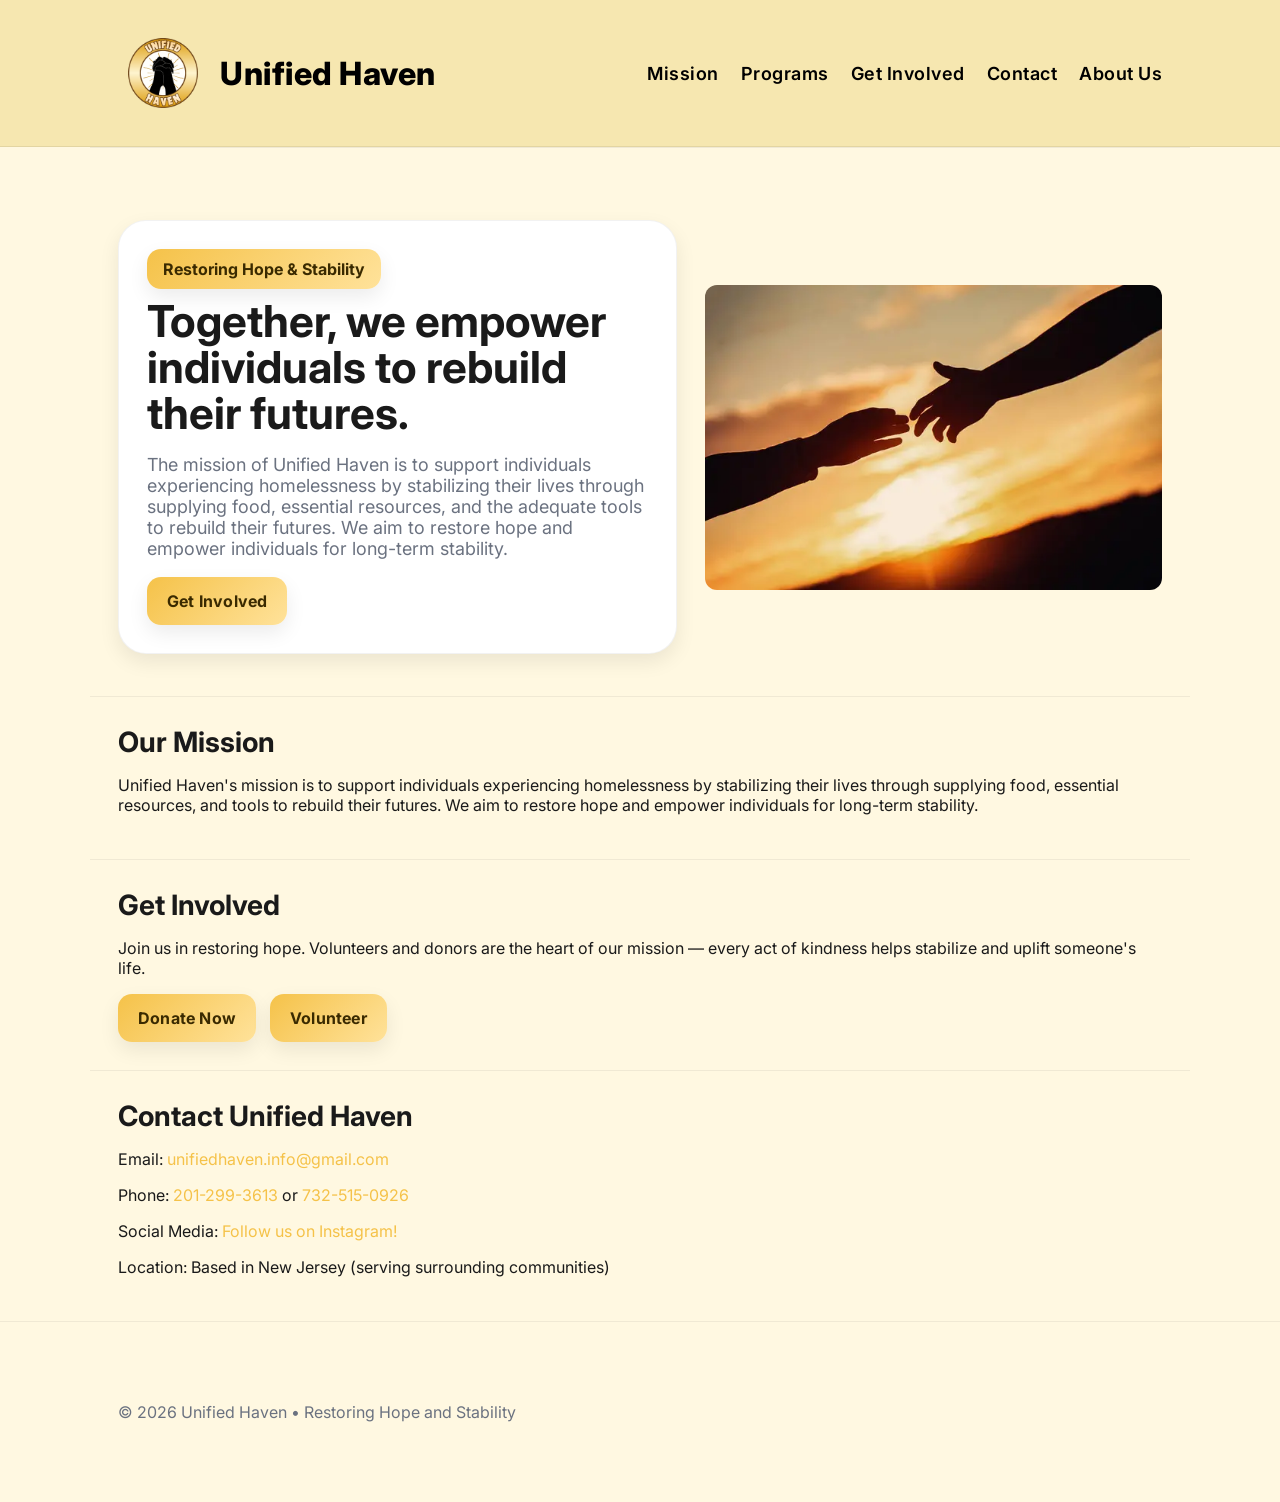
<file: index.html>
<!DOCTYPE html>
<html lang="en">

<head>
  <meta charset="UTF-8" />
  <meta name="viewport" content="width=device-width, initial-scale=1" />
  <title>Unified Haven • Restoring Hope and Stability</title>
  <meta name="description"
    content="Unified Haven is a nonprofit supporting individuals experiencing homelessness through food, essential resources, and tools for long-term stability." />
  <link rel="preconnect" href="https://fonts.googleapis.com">
  <link rel="preconnect" href="https://fonts.gstatic.com" crossorigin>
  <link href="https://fonts.googleapis.com/css2?family=Inter:wght@300;400;600;800&display=swap" rel="stylesheet">
  <link rel="stylesheet" href="styles.css" />
  <link rel="icon" type="image/x-icon" href="imgs/UFREALLOGO.ico" />
</head>

<body>
  <header class="nav">
    <div class="container nav-inner">
      <a id="logo-home" href="#">
        <div class="brand">
          <img class="logo-img" src="imgs/reallogo.png" alt="Unified Haven logo" />
          <h1 id="top">Unified Haven</h1>
        </div>
      </a>
      <button class="hamburger" aria-label="Toggle navigation" aria-expanded="false" aria-controls="primary-nav">
        <span></span>
        <span></span>
        <span></span>
      </button>
      <nav id="primary-nav" aria-label="Primary">
        <a href="#mission">Mission</a>
        <a href="programs.html">Programs</a>
        <a href="#involved">Get Involved</a>
        <a href="#contact">Contact</a>
        <a href="about.html" target="_blank" rel="noopener">About Us</a>
      </nav>
    </div>
  </header>

  <section class="hero container">
    <div class="wrap">
      <div class="hero-card">
        <span class="chip">Restoring Hope & Stability</span>
        <h2>Together, we empower individuals to rebuild their futures.</h2>
        <p>The mission of Unified Haven is to support individuals experiencing homelessness by stabilizing their lives
          through supplying food, essential resources, and the adequate tools to rebuild their futures. We aim to
          restore hope and empower individuals for long-term stability.</p>
        <div class="cta">
          <a class="btn btn-primary" href="#involved">Get Involved</a>
        </div>
      </div>
      <div class="hero-image-wrapper">
        <img src="imgs/sunset-hands.png" alt="Two hands holding each other during a sunset" />
      </div>
    </div>
  </section>

  <section id="mission" class="container">
    <h3>Our Mission</h3>
    <p class="lead">Unified Haven's mission is to support individuals experiencing homelessness by stabilizing their
      lives through supplying food, essential resources, and tools to rebuild their futures. We aim to restore hope and
      empower individuals for long-term stability.</p>
  </section>

  <section id="involved" class="container">
    <h3>Get Involved</h3>
    <p class="lead">Join us in restoring hope. Volunteers and donors are the heart of our mission — every act of
      kindness helps stabilize and uplift someone's life.</p>
    <div class="cta">
      <a class="btn btn-primary" href="donate.html">Donate Now</a>
      <a class="btn btn-primary"
        href="https://docs.google.com/forms/d/e/1FAIpQLSd7rfspsZxLEJjuEBoTNsQSFZWopHdTEP8A0knoJ8RPcG9oTQ/viewform"
        target="_blank" rel="noopener">Volunteer</a>
    </div>
  </section>

  <section id="contact" class="container">
    <h3>Contact Unified Haven</h3>
    <p>Email: <a href="mailto:unifiedhaven.info@gmail.com">unifiedhaven.info@gmail.com</a></p>
    <p>Phone: <a href="tel:+12012993613">201-299-3613</a> or <a href="tel:+17325150926">732-515-0926</a></p>
    <p>Social Media: <a href="https://www.instagram.com/unifiedhaven/" target="_blank" rel="noopener noreferrer">Follow
        us on Instagram!</a></p>
    <p>Location: Based in New Jersey (serving surrounding communities)</p>
  </section>

  <footer>
    <div class="container">
      <p>© <span id="year"></span> Unified Haven • Restoring Hope and Stability</p>
    </div>
  </footer>

  <script>
  document.getElementById('year').textContent = new Date().getFullYear();

  const hamburger = document.querySelector('.hamburger');
  const navMenu = document.getElementById('primary-nav');

  hamburger.addEventListener('click', () => {
    const isOpen = navMenu.classList.toggle('open');
    hamburger.classList.toggle('open', isOpen);
    hamburger.setAttribute('aria-expanded', isOpen);
  });

  navMenu.querySelectorAll('a').forEach(link => {
    link.addEventListener('click', () => {
      navMenu.classList.remove('open');
      hamburger.classList.remove('open');
      hamburger.setAttribute('aria-expanded', false);
    });
  });
</script>
</body>

</html>
</file>
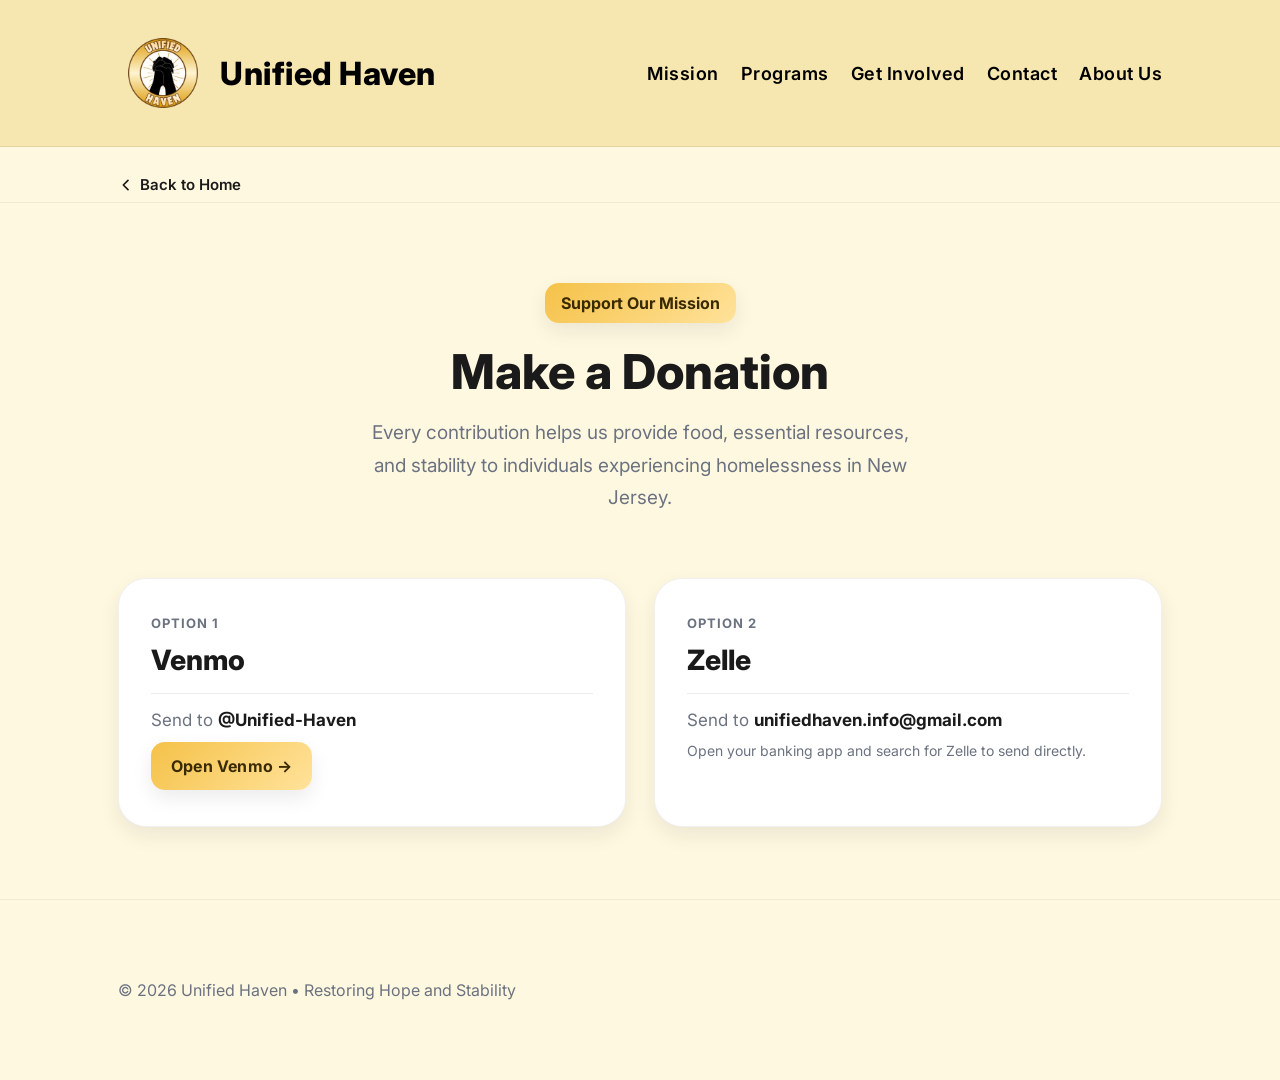
<file: donate.html>
<!DOCTYPE html>
<html lang="en">

<head>
  <meta charset="UTF-8" />
  <meta name="viewport" content="width=device-width, initial-scale=1" />
  <title>Donate • Unified Haven</title>
  <meta name="description" content="Support Unified Haven by donating via Venmo or Zelle." />
  <link rel="preconnect" href="https://fonts.googleapis.com">
  <link rel="preconnect" href="https://fonts.gstatic.com" crossorigin>
  <link href="https://fonts.googleapis.com/css2?family=Inter:wght@300;400;600;800&display=swap" rel="stylesheet">
  <link rel="stylesheet" href="styles.css" />
  <link rel="icon" type="image/x-icon" href="imgs/UFREALLOGO.ico" />
  <style>
    .donate-hero {
      padding: 80px 28px 64px;
      text-align: center;
      display: flex;
      flex-direction: column;
      align-items: center;
      gap: 20px;
    }

    .donate-hero .chip {
      margin-bottom: 4px;
    }

    .donate-hero h2 {
      font-size: 48px;
      font-weight: 800;
      line-height: 1.05;
      margin: 0;
    }

    .donate-hero p {
      color: var(--muted);
      font-size: 19px;
      max-width: 540px;
      margin: 0;
      line-height: 1.7;
    }

    .donate-cards {
      display: grid;
      grid-template-columns: 1fr 1fr;
      gap: 28px;
      padding: 0 28px 72px;
      max-width: var(--maxw);
      margin: 0 auto;
    }

    .donate-card {
      background: var(--panel);
      border: 1px solid rgba(0, 0, 0, 0.06);
      border-radius: var(--radius-lg);
      padding: 36px 32px;
      box-shadow: var(--shadow);
      display: flex;
      flex-direction: column;
      align-items: flex-start;
      gap: 12px;
    }

    .donate-card .method-label {
      font-size: 13px;
      font-weight: 700;
      letter-spacing: 1px;
      text-transform: uppercase;
      color: var(--muted);
    }

    .donate-card h3 {
      font-size: 28px;
      font-weight: 800;
      margin: 0;
    }

    .donate-card .handle {
      font-size: 17px;
      color: var(--muted);
      margin: 0;
    }

    .donate-card .handle strong {
      color: var(--text);
    }

    .donate-card .divider {
      width: 100%;
      height: 1px;
      background: rgba(0, 0, 0, 0.07);
      margin: 4px 0;
    }

    .back-link {
      display: inline-flex;
      align-items: center;
      gap: 6px;
      color: var(--text);
      font-weight: 600;
      font-size: 15px;
      margin-bottom: 8px;
      transition: color 0.2s ease;
    }

    .back-link:hover {
      color: #8a5a00;
      text-decoration: none;
    }

    .back-link svg {
      width: 16px;
      height: 16px;
    }

    @media (max-width: 640px) {
      .donate-cards {
        grid-template-columns: 1fr;
      }

      .donate-hero h2 {
        font-size: 32px;
      }
    }
  </style>
</head>

<body>

  <header class="nav">
    <div class="container nav-inner">
      <a id="logo-home" href="index.html">
        <div class="brand">
          <img class="logo-img" src="imgs/reallogo.png" alt="Unified Haven logo" />
          <h1>Unified Haven</h1>
        </div>
      </a>
      <nav aria-label="Primary">
        <a href="index.html#mission">Mission</a>
        <a href="index.html#programs">Programs</a>
        <a href="index.html#involved">Get Involved</a>
        <a href="index.html#contact">Contact</a>
        <a href="about.html" target="_blank" rel="noopener">About Us</a>
      </nav>
    </div>
  </header>

  <div class="container" style="padding-bottom: 0;">
    <a class="back-link" href="index.html">
      <svg xmlns="http://www.w3.org/2000/svg" fill="none" viewBox="0 0 24 24" stroke="currentColor" stroke-width="2.5">
        <path stroke-linecap="round" stroke-linejoin="round" d="M15 19l-7-7 7-7" />
      </svg>
      Back to Home
    </a>
  </div>

  <section class="donate-hero">
    <span class="chip">Support Our Mission</span>
    <h2>Make a Donation</h2>
    <p>Every contribution helps us provide food, essential resources, and stability to individuals experiencing homelessness in New Jersey.</p>
  </section>

  <div class="donate-cards">

    <!-- Venmo -->
    <div class="donate-card">
      <span class="method-label">Option 1</span>
      <h3>Venmo</h3>
      <div class="divider"></div>
      <p class="handle">Send to <strong>@Unified-Haven</strong></p>
      <a class="btn btn-primary" href="https://venmo.com/u/Unified-Haven" target="_blank" rel="noopener">
        Open Venmo →
      </a>
    </div>

    <!-- Zelle -->
    <div class="donate-card">
      <span class="method-label">Option 2</span>
      <h3>Zelle</h3>
      <div class="divider"></div>
      <p class="handle">Send to <strong>unifiedhaven.info@gmail.com</strong></p>
      <p style="color: var(--muted); font-size: 14px; margin: 0;">Open your banking app and search for Zelle to send directly.</p>
    </div>

  </div>

  <footer>
    <div class="container">
      <p>© <span id="year"></span> Unified Haven • Restoring Hope and Stability</p>
    </div>
  </footer>

  <script>
    document.getElementById('year').textContent = new Date().getFullYear();
  </script>

</body>
</html>
</file>
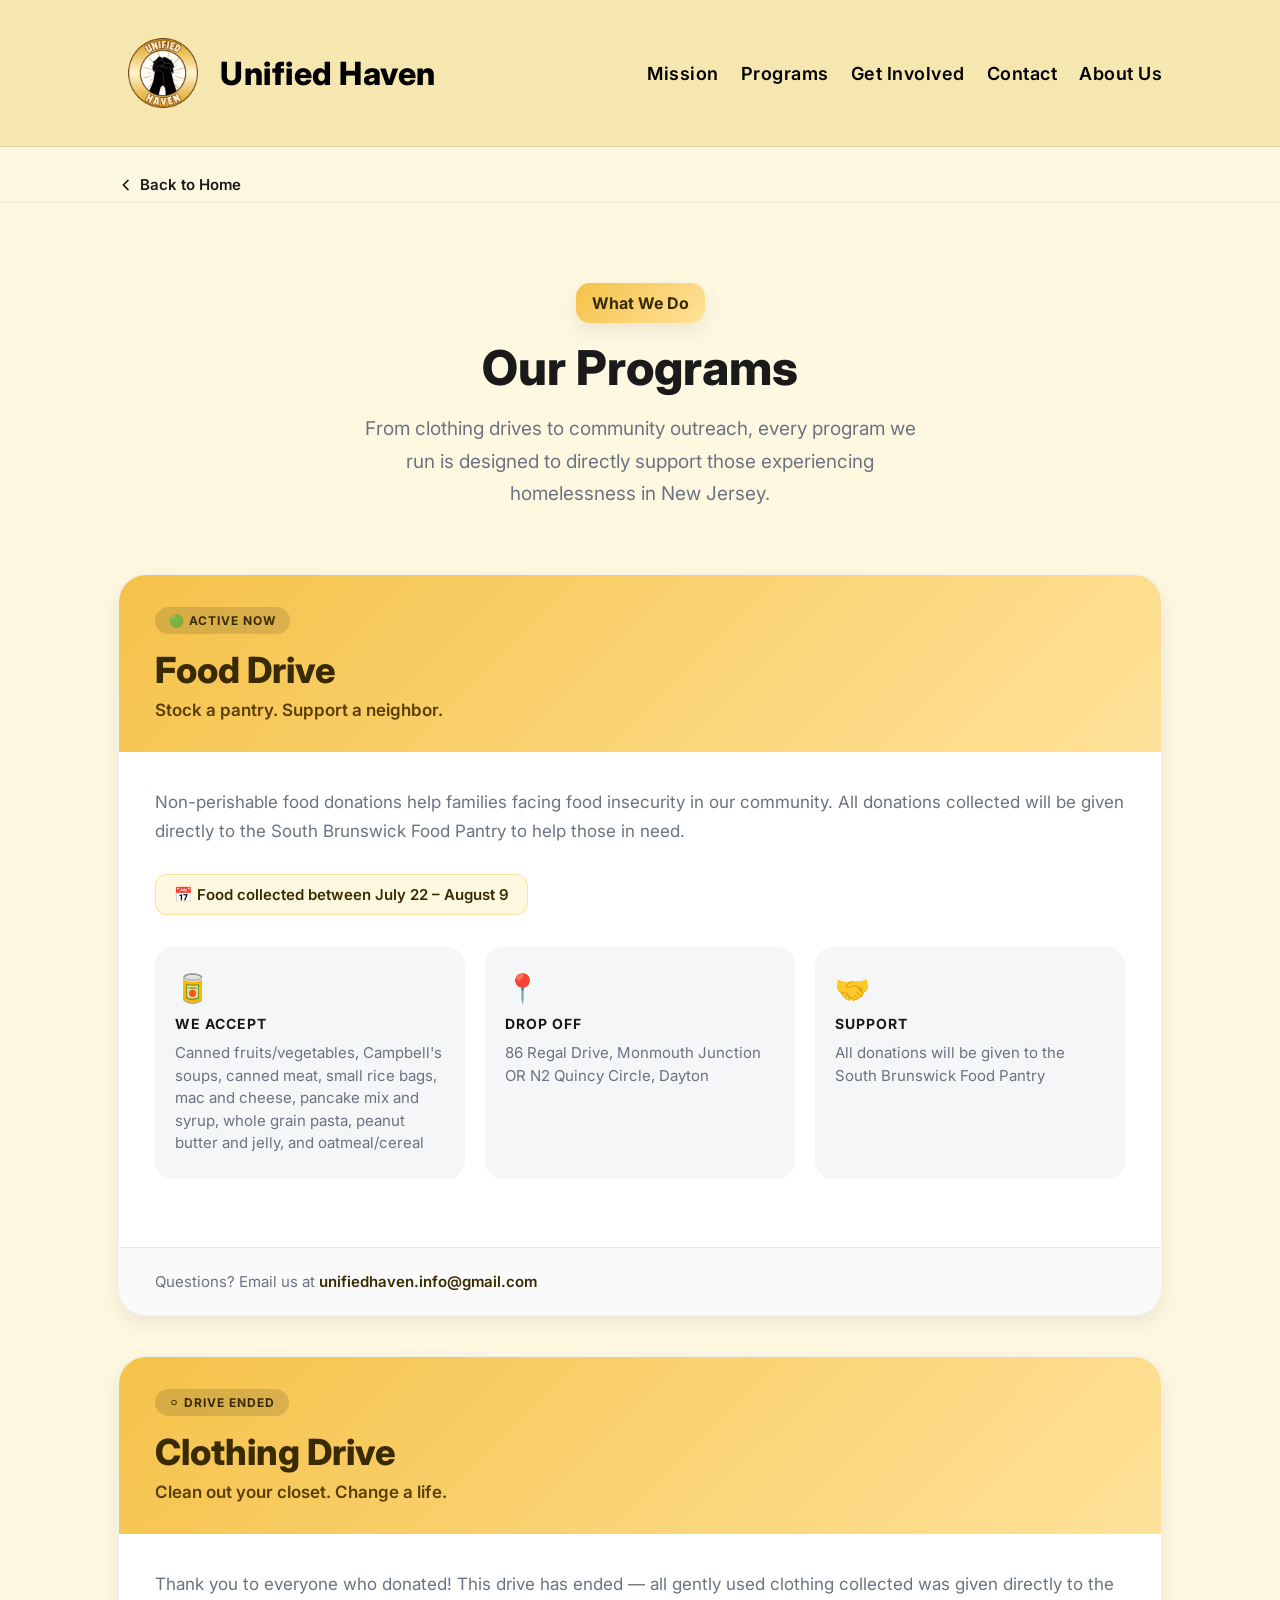
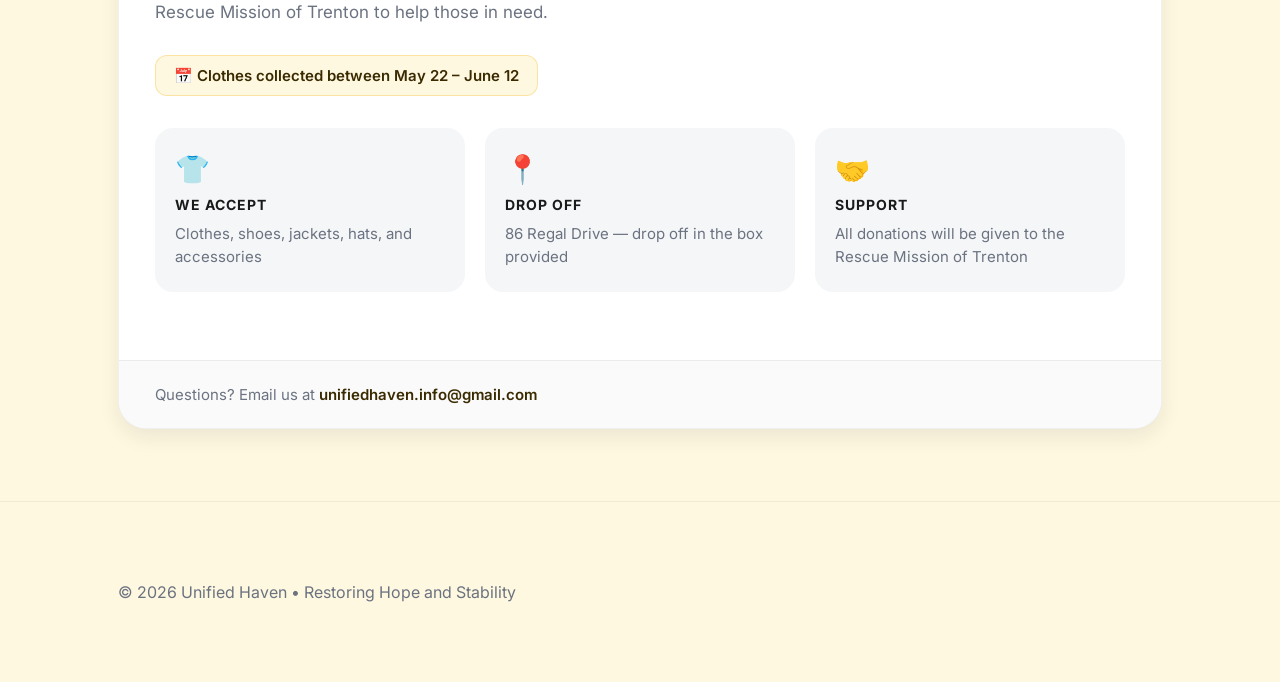
<file: programs.html>
<!DOCTYPE html>
<html lang="en">

<head>
  <meta charset="UTF-8" />
  <meta name="viewport" content="width=device-width, initial-scale=1" />
  <title>Programs • Unified Haven</title>
  <meta name="description" content="Unified Haven programs including our current clothing drive benefiting the Rescue Mission of Trenton." />
  <link rel="preconnect" href="https://fonts.googleapis.com">
  <link rel="preconnect" href="https://fonts.gstatic.com" crossorigin>
  <link href="https://fonts.googleapis.com/css2?family=Inter:wght@300;400;600;800&display=swap" rel="stylesheet">
  <link rel="stylesheet" href="styles.css" />
  <link rel="icon" type="image/x-icon" href="imgs/UFREALLOGO.ico" />
  <style>
    .programs-hero {
      padding: 80px 28px 64px;
      text-align: center;
      display: flex;
      flex-direction: column;
      align-items: center;
      gap: 20px;
    }

    .programs-hero h2 {
      font-size: 48px;
      font-weight: 800;
      line-height: 1.05;
      margin: 0;
    }

    .programs-hero p {
      color: var(--muted);
      font-size: 19px;
      max-width: 580px;
      margin: 0;
      line-height: 1.7;
    }

    /* ── Program card ── */

    .programs-section {
      max-width: var(--maxw);
      margin: 0 auto;
      padding: 0 28px 72px;
      display: flex;
      flex-direction: column;
      gap: 40px;
    }

    .program-card {
      background: var(--panel);
      border: 1px solid rgba(0, 0, 0, 0.06);
      border-radius: var(--radius-lg);
      box-shadow: var(--shadow);
      overflow: hidden;
    }

    .program-card-header {
      background: linear-gradient(135deg, var(--brand), var(--brand-2));
      padding: 32px 36px;
    }

    .program-card-header .status-badge {
      display: inline-block;
      background: rgba(0,0,0,0.12);
      color: #3a2a00;
      font-size: 12px;
      font-weight: 700;
      letter-spacing: 1px;
      text-transform: uppercase;
      padding: 6px 14px;
      border-radius: 999px;
      margin-bottom: 14px;
    }

    .program-card-header h3 {
      font-size: 36px;
      font-weight: 800;
      color: #3a2a00;
      margin: 0 0 8px;
    }

    .program-card-header .tagline {
      font-size: 17px;
      font-weight: 600;
      color: #5a3e00;
      margin: 0;
    }

    .program-card-body {
      padding: 36px;
    }

    .program-card-body .description {
      font-size: 17px;
      color: var(--muted);
      line-height: 1.7;
      margin: 0 0 28px;
    }

    .program-card-body .dates {
      display: inline-flex;
      align-items: center;
      gap: 8px;
      background: #fff8e1;
      border: 1px solid rgba(245, 194, 73, 0.4);
      border-radius: 12px;
      padding: 10px 18px;
      font-size: 15px;
      font-weight: 600;
      color: #3a2a00;
      margin-bottom: 32px;
    }

    /* ── Info grid (We Accept / Drop Off / Support) ── */

    .info-grid {
      display: grid;
      grid-template-columns: repeat(3, 1fr);
      gap: 20px;
      margin-bottom: 32px;
    }

    .info-block {
      background: var(--panel-2);
      border-radius: var(--radius);
      padding: 24px 20px;
      display: flex;
      flex-direction: column;
      gap: 10px;
    }

    .info-block .info-icon {
      font-size: 28px;
    }

    .info-block h4 {
      font-size: 14px;
      font-weight: 700;
      letter-spacing: 1px;
      text-transform: uppercase;
      color: var(--text);
      margin: 0;
    }

    .info-block p {
      font-size: 15px;
      color: var(--muted);
      margin: 0;
      line-height: 1.5;
    }

    .program-card-footer {
      border-top: 1px solid rgba(0,0,0,0.06);
      padding: 24px 36px;
      background: #fafafa;
      display: flex;
      align-items: center;
      gap: 12px;
      flex-wrap: wrap;
    }

    .program-card-footer p {
      font-size: 15px;
      color: var(--muted);
      margin: 0;
    }

    .program-card-footer a {
      color: #3a2a00;
      font-weight: 600;
    }

    /* ── Back link ── */

    .back-link {
      display: inline-flex;
      align-items: center;
      gap: 6px;
      color: var(--text);
      font-weight: 600;
      font-size: 15px;
      margin-bottom: 8px;
      transition: color 0.2s ease;
    }

    .back-link:hover {
      color: #8a5a00;
      text-decoration: none;
    }

    .back-link svg {
      width: 16px;
      height: 16px;
    }

    @media (max-width: 640px) {
      .programs-hero h2 {
        font-size: 32px;
      }

      .info-grid {
        grid-template-columns: 1fr;
      }

      .program-card-header h3 {
        font-size: 26px;
      }

      .program-card-body,
      .program-card-footer {
        padding: 24px 20px;
      }

      .program-card-header {
        padding: 24px 20px;
      }
    }
  </style>
</head>

<body>

  <header class="nav">
    <div class="container nav-inner">
      <a id="logo-home" href="index.html">
        <div class="brand">
          <img class="logo-img" src="imgs/reallogo.png" alt="Unified Haven logo" />
          <h1>Unified Haven</h1>
        </div>
      </a>

      <button class="hamburger" aria-label="Toggle navigation" aria-expanded="false" aria-controls="primary-nav">
        <span></span>
        <span></span>
        <span></span>
      </button>

      <nav id="primary-nav" aria-label="Primary">
        <a href="index.html#mission">Mission</a>
        <a href="programs.html">Programs</a>
        <a href="index.html#involved">Get Involved</a>
        <a href="index.html#contact">Contact</a>
        <a href="about.html" target="_blank" rel="noopener">About Us</a>
      </nav>
    </div>
  </header>

  <div class="container" style="padding-bottom: 0;">
    <a class="back-link" href="index.html">
      <svg xmlns="http://www.w3.org/2000/svg" fill="none" viewBox="0 0 24 24" stroke="currentColor" stroke-width="2.5">
        <path stroke-linecap="round" stroke-linejoin="round" d="M15 19l-7-7 7-7" />
      </svg>
      Back to Home
    </a>
  </div>

  <section class="programs-hero">
    <span class="chip">What We Do</span>
    <h2>Our Programs</h2>
    <p>From clothing drives to community outreach, every program we run is designed to directly support those experiencing homelessness in New Jersey.</p>
  </section>

  <div class="programs-section">

    <!-- Food Drive Card -->
    <div class="program-card">

      <div class="program-card-header">
        <span class="status-badge">🟢 Active Now</span>
        <h3>Food Drive</h3>
        <p class="tagline">Stock a pantry. Support a neighbor.</p>
      </div>

      <div class="program-card-body">
        <p class="description">
          Non-perishable food donations help families facing food insecurity in our community. All donations collected will be given directly to the South Brunswick Food Pantry to help those in need.
        </p>

        <div class="dates">
          📅 Food collected between July 22 – August 9
        </div>

        <div class="info-grid">

          <div class="info-block">
            <span class="info-icon">🥫</span>
            <h4>We Accept</h4>
            <p>Canned fruits/vegetables, Campbell's soups, canned meat, small rice bags, mac and cheese, pancake mix and syrup, whole grain pasta, peanut butter and jelly, and oatmeal/cereal</p>
          </div>

          <div class="info-block">
            <span class="info-icon">📍</span>
            <h4>Drop Off</h4>
            <p>86 Regal Drive, Monmouth Junction OR N2 Quincy Circle, Dayton</p>
          </div>

          <div class="info-block">
            <span class="info-icon">🤝</span>
            <h4>Support</h4>
            <p>All donations will be given to the South Brunswick Food Pantry</p>
          </div>

        </div>

      </div>

      <div class="program-card-footer">
        <p>Questions? Email us at <a href="mailto:unifiedhaven.info@gmail.com">unifiedhaven.info@gmail.com</a></p>
      </div>

    </div>

    <!-- Clothing Drive Card -->
    <div class="program-card">

      <div class="program-card-header">
        <span class="status-badge">⚪ Drive Ended</span>
        <h3>Clothing Drive</h3>
        <p class="tagline">Clean out your closet. Change a life.</p>
      </div>

      <div class="program-card-body">
        <p class="description">
          Thank you to everyone who donated! This drive has ended — all gently used clothing collected was given directly to the Rescue Mission of Trenton to help those in need.
        </p>

        <div class="dates">
          📅 Clothes collected between May 22 – June 12
        </div>

        <div class="info-grid">

          <div class="info-block">
            <span class="info-icon">👕</span>
            <h4>We Accept</h4>
            <p>Clothes, shoes, jackets, hats, and accessories</p>
          </div>

          <div class="info-block">
            <span class="info-icon">📍</span>
            <h4>Drop Off</h4>
            <p>86 Regal Drive — drop off in the box provided</p>
          </div>

          <div class="info-block">
            <span class="info-icon">🤝</span>
            <h4>Support</h4>
            <p>All donations will be given to the Rescue Mission of Trenton</p>
          </div>

        </div>

      </div>

      <div class="program-card-footer">
        <p>Questions? Email us at <a href="mailto:unifiedhaven.info@gmail.com">unifiedhaven.info@gmail.com</a></p>
      </div>

    </div>

  </div>

  <footer>
    <div class="container">
      <p>© <span id="year"></span> Unified Haven • Restoring Hope and Stability</p>
    </div>
  </footer>

  <script>
    document.getElementById('year').textContent = new Date().getFullYear();

    const hamburger = document.querySelector('.hamburger');
    const navMenu = document.getElementById('primary-nav');

    hamburger.addEventListener('click', () => {
      const isOpen = navMenu.classList.toggle('open');
      hamburger.classList.toggle('open', isOpen);
      hamburger.setAttribute('aria-expanded', isOpen);
    });

    navMenu.querySelectorAll('a').forEach(link => {
      link.addEventListener('click', () => {
        navMenu.classList.remove('open');
        hamburger.classList.remove('open');
        hamburger.setAttribute('aria-expanded', false);
      });
    });
  </script>

</body>
</html>
</file>
<file: styles.css>
:root {
    --bg: #fff8e1;
    --panel: #ffffff;
    --panel-2: #f4f6f8;

    --text: #1a1a1a;
    --muted: #6b7280;

    --brand: #f5c249;
    --brand-2: #ffe29a;

    --accent: #111827;

    --shadow: 0 8px 20px rgba(0, 0, 0, 0.08);

    --radius: 18px;
    --radius-lg: 28px;
    --maxw: 1100px;
}

* {
    box-sizing: border-box;
}

html,
body {
    margin: 0;
    padding: 0;
    background: var(--bg);
    color: var(--text);
    font-family: Inter, system-ui, -apple-system, sans-serif;
}

a {
    color: var(--brand);
    text-decoration: none;
}

a:hover {
    text-decoration: underline;
}

img {
    max-width: 100%;
    display: block;
    border-radius: 12px;
}

/* ── Layout ── */

.container {
    max-width: var(--maxw);
    margin: 0 auto;
    padding: 28px;
}

/* ── Buttons ── */

.btn {
    display: inline-block;
    padding: 14px 20px;
    border-radius: 14px;
    font-weight: 700;
    letter-spacing: .2px;
}

.btn-primary {
    background: linear-gradient(135deg, var(--brand), var(--brand-2));
    color: #3a2a00;
    box-shadow: var(--shadow);
}

.btn-outline {
    background: linear-gradient(135deg, var(--brand), var(--brand-2));
    color: #3a2a00;
    box-shadow: var(--shadow);
}

/* ── Chip ── */

.chip {
    display: inline-block;
    padding: 10px 16px;
    border-radius: 14px;
    background: linear-gradient(135deg, var(--brand), var(--brand-2));
    color: #3a2a00;
    font-weight: 700;
    box-shadow: var(--shadow);
}

/* ── Navbar ── */

header.nav {
    position: sticky;
    top: 0;
    backdrop-filter: blur(8px);
    background: #f6e7b0;
    border-bottom: 1px solid rgba(0, 0, 0, 0.08);
}

.nav-inner {
    display: flex;
    align-items: center;
    justify-content: space-between;
}

.brand {
    display: flex;
    align-items: center;
    gap: 12px;
}

.brand h1 {
    font-size: 32px;
    font-weight: 800;
    margin: 0;
    letter-spacing: .5px;
    color: #000000;
}

a#logo-home:hover {
    text-decoration: none;
}

.logo-img {
    width: 90px;
    height: 90px;
    border-radius: 50%;
    box-shadow: none;
    object-fit: cover;
}

header.nav nav a {
    margin-left: 18px;
    color: #000000;
    font-size: 18px;
    font-weight: 600;
    letter-spacing: 0.5px;
    transition: color 0.2s ease;
}

header.nav nav a:hover {
    color: #8a5a00;
}

/* ── Hero ── */

.hero {
    padding: 72px 28px 42px;
}

.hero .wrap {
    display: grid;
    grid-template-columns: 1.1fr .9fr;
    gap: 28px;
    align-items: center;
}

.hero-card {
    background: var(--panel);
    border: 1px solid rgba(0, 0, 0, 0.05);
    border-radius: var(--radius-lg);
    padding: 28px;
    box-shadow: var(--shadow);
}

.hero h2 {
    font-size: 44px;
    line-height: 1.05;
    margin: .2em 0 .4em;
}

.hero p {
    color: var(--muted);
    font-size: 18px;
}

/* ── Sections ── */

section {
    padding: 36px 0;
    border-top: 1px solid rgba(0, 0, 0, 0.06);
}

section h3 {
    font-size: 28px;
    margin: 0 0 10px;
}

.cta {
    display: flex;
    gap: 14px;
    flex-wrap: wrap;
    margin-top: 16px;
}

/* ── Footer ── */

footer {
    padding: 36px 0;
    border-top: 1px solid rgba(0, 0, 0, 0.06);
    color: var(--muted);
}

/* ── Hamburger button ── */

/* Hidden on desktop, only shown on small screens */
.hamburger {
    display: none;
    flex-direction: column;
    justify-content: space-between;
    width: 28px;
    height: 20px;
    background: none;
    border: none;
    cursor: pointer;
    padding: 0;
    z-index: 100;
}

/* Each span is one line of the hamburger icon */
.hamburger span {
    display: block;
    width: 100%;
    height: 2.5px;
    background: #000;
    border-radius: 4px;
    transition: transform 0.3s ease, opacity 0.3s ease;
}

/* Animate three lines into an X when menu is open */
.hamburger.open span:nth-child(1) {
    transform: translateY(8.75px) rotate(45deg);
}
.hamburger.open span:nth-child(2) {
    opacity: 0;
}
.hamburger.open span:nth-child(3) {
    transform: translateY(-8.75px) rotate(-45deg);
}

/* ── Mobile styles (768px and under) ── */

@media (max-width: 768px) {

    /* Show hamburger on small screens */
    .hamburger {
        display: flex;
    }

    /* Hide logo image so brand name always fits */
    .logo-img {
        display: none;
    }

    /* Shrink brand name for narrow screens */
    .brand h1 {
        font-size: 22px;
    }

    /* Nav hidden by default, slides down when .open is added by JS */
    header.nav nav {
        display: flex;
        flex-direction: column;
        position: absolute;
        top: 100%;
        left: 0;
        right: 0;
        background: #f6e7b0;
        border-bottom: 1px solid rgba(0, 0, 0, 0.08);
        max-height: 0;
        overflow: hidden;
        transition: max-height 0.3s ease;
    }

    /* Expand menu when open */
    header.nav nav.open {
        max-height: 400px;
    }

    /* Full-width tap targets for each link */
    header.nav nav a {
        margin-left: 0;
        padding: 14px 28px;
        border-top: 1px solid rgba(0, 0, 0, 0.06);
        font-size: 16px;
    }

    /* Needed so the dropdown positions relative to the header */
    header.nav {
        position: sticky;
        top: 0;
        z-index: 99;
    }

    /* Collapse hero to single column, centering the card */
    .hero .wrap {
        grid-template-columns: 1fr;
    }

    /* Hide hero image on mobile */
    .hero-image-wrapper {
        display: none;
    }

    /* Adjust hero padding and heading size for mobile */
    .hero {
        padding: 36px 16px 28px;
    }

    .hero h2 {
        font-size: 28px;
    }
}
</file>
